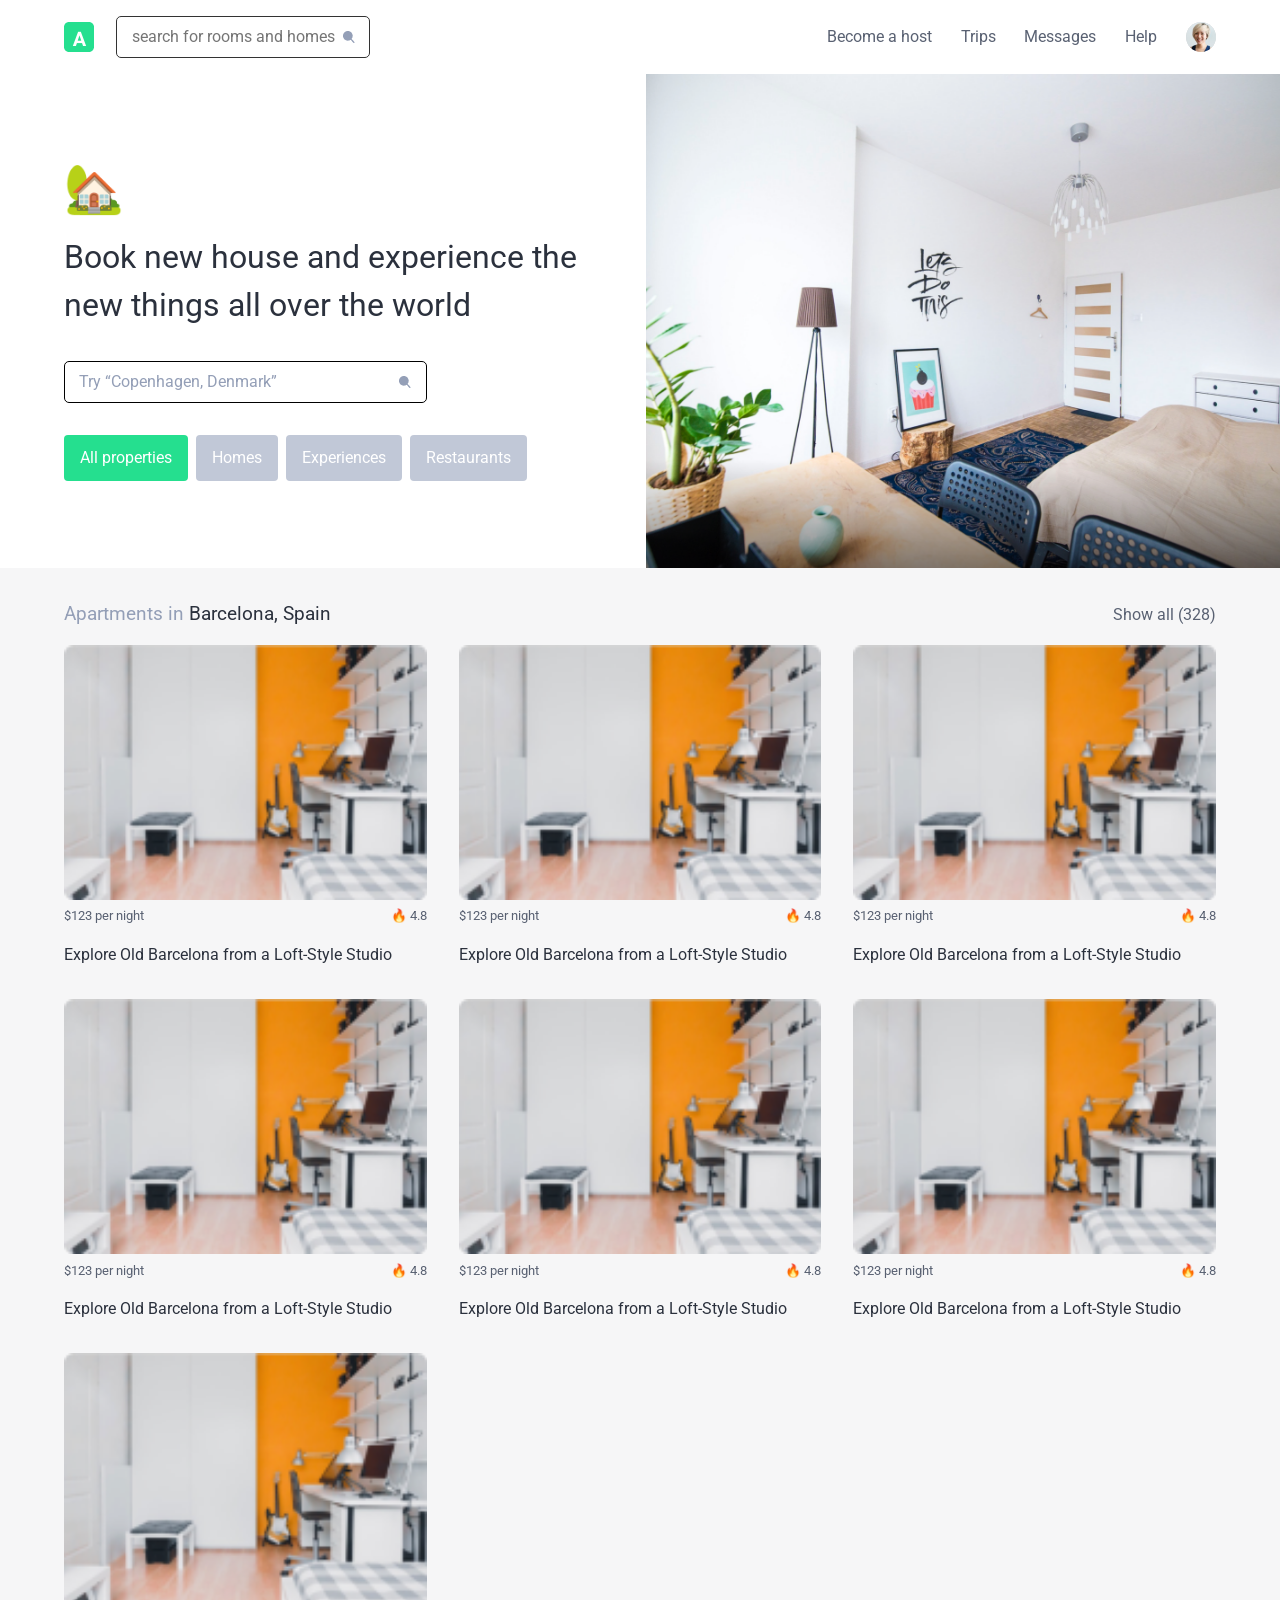
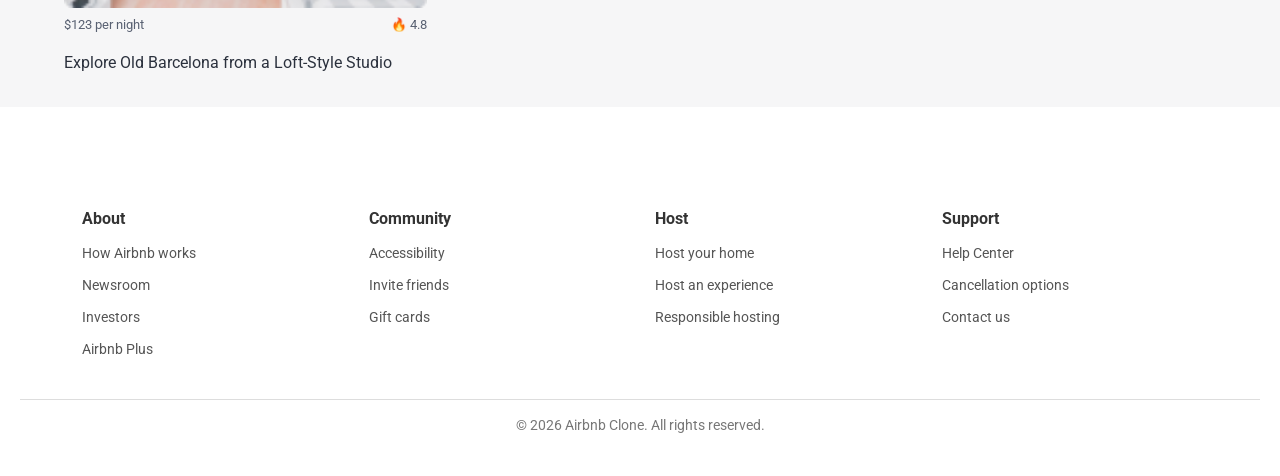
<file: Mobile-First Responsive-Web-Design/index.html>
<!doctype html>
<html lang="en">
  <head>
    <meta charset="UTF-8" />
    <meta name="viewport" content="width=device-width, initial-scale=1.0" />
    <!-- 
      Custom CSS
    -->
    <link rel="stylesheet" href="./css/style.css" />
    <!-- 
      Google Fonts
    -->
    <link rel="preconnect" href="https://fonts.googleapis.com" />
    <link rel="preconnect" href="https://fonts.gstatic.com" crossorigin />
    <link
      href="https://fonts.googleapis.com/css2?family=Roboto:ital,wght@0,100..900;1,100..900&display=swap"
      rel="stylesheet" />
    <title>Mobile First Design</title>
  </head>
  <body>
    <!-- 
      Navbar
    -->
    <nav>
      <div class="inner-container">
        <div class="logo-section">
          <img src="./images/logo.png" alt="Logo image" />
          <div class="search-block">
            <input type="text" placeholder="search for rooms and homes" />
            <img src="./images/search-icon.png" alt="Search icon image" />
          </div>
        </div>

        <img
          src="./images/hamburger.png"
          alt="hamburger menu image"
          class="hamburger" />

        <ul class="nav-list">
          <li>
            <a href="#">Become a host</a>
          </li>
          <li>
            <a href="#">Trips</a>
          </li>
          <li>
            <a href="#">Messages</a>
          </li>
          <li>
            <a href="#">Help</a>
          </li>
          <li>
            <a href="#">
              <img src="./images/avatar.png" alt="avatar" />
            </a>
          </li>
        </ul>
      </div>
    </nav>

    <!-- 
      Main
    -->
    <main>
      <div class="hero">
        <div class="hero__text-block">
          <div class="house-emoji">🏡</div>
          <h1>
            Book new house and experience the new things all over the world
          </h1>
          <div class="search-block search-block--hero">
            <input type="text" placeholder="Try “Copenhagen, Denmark”" />
            <img src="./images/search-icon.png" alt="search icon image" />
          </div>
          <div class="hero__btn-block">
            <button class="btn btn-success">All properties</button>
            <button class="btn btn-secondary">Homes</button>
            <button class="btn btn-secondary">Experiences</button>
            <button class="btn btn-secondary">Restaurants</button>
          </div>
        </div>
        <div class="hero__image-block">
          <img src="./images/room.png" alt="room image" />
        </div>
      </div>
      <section class="apartments">
        <div class="container">
          <div class="section-heading">
            <h2><span>Apartments in</span> Barcelona, Spain</h2>
            <a href="#"> Show all (328)</a>
          </div>
          <div class="apartments__list-wrapper">
            <div class="apartments__card">
              <img src="./images/apartment.png" alt="apartment" />
              <div class="apartments__meta">
                <span>$123 per night</span>
                <span>🔥 4.8</span>
              </div>
              <div class="apartments__title">
                <a href="#"> Explore Old Barcelona from a Loft-Style Studio </a>
              </div>
            </div>
            <div class="apartments__card">
              <img src="./images/apartment.png" alt="apartment" />
              <div class="apartments__meta">
                <span>$123 per night</span>
                <span>🔥 4.8</span>
              </div>
              <div class="apartments__title">
                <a href="#"> Explore Old Barcelona from a Loft-Style Studio </a>
              </div>
            </div>
            <div class="apartments__card">
              <img src="./images/apartment.png" alt="apartment" />
              <div class="apartments__meta">
                <span>$123 per night</span>
                <span>🔥 4.8</span>
              </div>
              <div class="apartments__title">
                <a href="#"> Explore Old Barcelona from a Loft-Style Studio </a>
              </div>
            </div>
            <div class="apartments__card">
              <img src="./images/apartment.png" alt="apartment" />
              <div class="apartments__meta">
                <span>$123 per night</span>
                <span>🔥 4.8</span>
              </div>
              <div class="apartments__title">
                <a href="#"> Explore Old Barcelona from a Loft-Style Studio </a>
              </div>
            </div>
            <div class="apartments__card">
              <img src="./images/apartment.png" alt="apartment" />
              <div class="apartments__meta">
                <span>$123 per night</span>
                <span>🔥 4.8</span>
              </div>
              <div class="apartments__title">
                <a href="#"> Explore Old Barcelona from a Loft-Style Studio </a>
              </div>
            </div>
            <div class="apartments__card">
              <img src="./images/apartment.png" alt="apartment" />
              <div class="apartments__meta">
                <span>$123 per night</span>
                <span>🔥 4.8</span>
              </div>
              <div class="apartments__title">
                <a href="#"> Explore Old Barcelona from a Loft-Style Studio </a>
              </div>
            </div>
            <div class="apartments__card">
              <img src="./images/apartment.png" alt="apartment" />
              <div class="apartments__meta">
                <span>$123 per night</span>
                <span>🔥 4.8</span>
              </div>
              <div class="apartments__title">
                <a href="#"> Explore Old Barcelona from a Loft-Style Studio </a>
              </div>
            </div>
          </div>
        </div>
      </section>
    </main>
    <!-- 
      Footer
    -->
    <footer class="footer">
      <div class="container footer-container">
        <div class="footer-section">
          <h3>About</h3>
          <ul>
            <li><a href="#">How Airbnb works</a></li>
            <li><a href="#">Newsroom</a></li>
            <li><a href="#">Investors</a></li>
            <li><a href="#">Airbnb Plus</a></li>
          </ul>
        </div>

        <div class="footer-section">
          <h3>Community</h3>
          <ul>
            <li><a href="#">Accessibility</a></li>
            <li><a href="#">Invite friends</a></li>
            <li><a href="#">Gift cards</a></li>
          </ul>
        </div>

        <div class="footer-section">
          <h3>Host</h3>
          <ul>
            <li><a href="#">Host your home</a></li>
            <li><a href="#">Host an experience</a></li>
            <li><a href="#">Responsible hosting</a></li>
          </ul>
        </div>

        <div class="footer-section">
          <h3>Support</h3>
          <ul>
            <li><a href="#">Help Center</a></li>
            <li><a href="#">Cancellation options</a></li>
            <li><a href="#">Contact us</a></li>
          </ul>
        </div>
      </div>

      <div class="footer-bottom">
        <p>© 2026 Airbnb Clone. All rights reserved.</p>
      </div>
    </footer>
    <script src="./js/script.js"></script>
  </body>
</html>
</file>
<file: Mobile-First Responsive-Web-Design/css/style.css>
*,
*::before,
*::after {
  box-sizing: border-box;
  margin: 0;
  padding: 0;
}

html {
  font-size: 16px;
  -webkit-font-smoothing: antialiased;
  -moz-osx-font-smoothing: grayscale;
  scroll-behavior: smooth;
}

body {
  font-family:
    "Roboto", sans-serif, "Gill Sans", "Gill Sans MT", Calibri, "Trebuchet MS",
    sans-serif;
  font-optical-sizing: auto;
  line-height: 1.5;
  color: #333;
  background-color: #fff;
}

a {
  text-decoration: none;
  color: inherit;
}

button,
input,
textarea,
select {
  font: inherit;
  color: inherit;
  border: none;
  background: none;
  cursor: pointer;
}

img,
picture,
video,
canvas,
svg {
  display: block;
  max-width: 100%;
  height: auto;
}

p,
h1,
h2,
h3,
h4,
h5,
h6 {
  overflow-wrap: break-word;
}

ul,
ol {
  list-style: none;
}

.container {
  max-width: 90%;
  margin: 0 auto;
}

.inner-container {
  max-width: 90%;
  margin: 0 auto;
  display: flex;
  align-items: center;
  justify-content: space-between;
  padding: 1rem 0;
  flex-wrap: wrap;
}

nav {
  box-shadow: 0 2px 4px rgba(0, 0, 0, 0.1);
}

.logo-section {
  display: flex;
  align-items: center;
}

.search-block {
  display: flex;
  align-items: center;
  margin-left: 1.4rem;
  border: 1px solid #333;
  padding: 0.5rem 0.9rem;
  border-radius: 5px;
  gap: 0.5rem;
}

.search-block input {
  border: none;
  outline: none;
  min-width: 180px;
}

.search-block input:focus {
  outline: none;
}

.nav-list {
  display: none;
  width: 100%;
  text-align: center;
  list-style-type: none;
  padding: 1rem;
  background: whitesmoke;
  margin-top: 1rem;
}

nav ul.show {
  display: block;
}

nav ul li {
  padding-bottom: 1rem;
}

nav ul li:last-child {
  padding-bottom: 0;
}

nav ul li a {
  color: #596172;
  text-decoration: none;
}

.hero {
  background-image:
    linear-gradient(rgba(0, 0, 0, 0.5), rgba(0, 0, 0, 0.7)),
    url("../images/mobile-img.png");
  min-height: calc(100vh - 73px);
  background-repeat: no-repeat;
  background-size: cover;
  background-position: bottom;
  display: flex;
  align-items: center;
}

.hero__text-block {
  width: 90%;
  margin: 0 auto;
  color: #fff;
}

.house-emoji {
  font-size: 3rem;
  margin-bottom: 0.5rem;
}

.hero__text-block h1 {
  font-size: 2rem;
  margin-bottom: 2rem;
  font-weight: 400;
}

.search-block.search-block--hero {
  border: 1px solid #fff;
}

.search-block.search-block--hero input {
  width: 100%;
  background: transparent;
  border: none;
  color: #fff;
}

.search-block.search-block--hero input:focus {
  outline: none;
  border: none;
}

.hero ::placeholder {
  color: #fff;
}

.search-block.search-block--hero {
  margin-left: 0;
  width: 70%;
}

.hero__btn-block {
  margin-top: 2rem;
  display: flex;
  flex-wrap: wrap;
}

.hero__btn-block .btn {
  color: #fff;
  border: none;
  padding: 0.7rem 1rem;
  border-radius: 4px;
  cursor: pointer;
  margin-right: 0.5rem;
  margin-bottom: 0.5rem;
}

.hero__btn-block .btn-success {
  background: #25df8f;
}

.hero__btn-block .btn-secondary {
  background: #c1c8d7;
}

/* 
  Appartment Section
*/
.apartments {
  background: #f6f6f7;
}

.apartments .section-heading {
  display: flex;
  align-items: center;
  justify-content: space-between;
  margin-bottom: 1rem;
}

.apartments .section-heading h2 {
  font-weight: 400;
  color: #2b313d;
  font-size: 1.2rem;
}

.apartments .section-heading h2 span {
  color: #949fb7;
}

.apartments .section-heading a {
  color: #596172;
  text-decoration: none;
  font-size: 1rem;
}

.apartments__list-wrapper {
  display: grid;
  grid-template-columns: 1fr 1fr;
  grid-gap: 2rem;
}

section {
  padding: 2rem 0;
}

.apartments__meta {
  display: flex;
  align-items: center;
  justify-content: space-between;
}

.apartments__meta span {
  color: #596172;
  font-size: 0.8rem;
  padding-top: 0.4rem;
}

.apartments__card img {
  width: 100%;
}

.apartments__title {
  margin-top: 1rem;
}

.apartments__title a {
  color: #2b313d;
  text-decoration: none;
  line-height: 1.6;
}

/* 
  Footer
*/
.footer {
  background: #fff;
  padding: 40px 20px;
  margin-top: 60px;
}

.footer-container {
  display: flex;
  flex-direction: column;
  gap: 30px;
}

.footer-section h3 {
  font-size: 16px;
  margin-bottom: 10px;
}

.footer-section ul {
  list-style: none;
  padding: 0;
}

.footer-section li {
  margin-bottom: 8px;
}

.footer-section a {
  text-decoration: none;
  color: #555;
  font-size: 14px;
}

.footer-section a:hover {
  text-decoration: underline;
}

.footer-bottom {
  border-top: 1px solid #ddd;
  margin-top: 30px;
  padding-top: 15px;
  text-align: center;
  font-size: 14px;
  color: #777;
}

.hero__image-block {
  display: none;
}

/* 
  media queries
*/
@media (min-width: 800px) {
  nav .hamburger {
    display: none;
  }

  nav ul.nav-list {
    width: auto;
    display: flex;
    align-items: center;
    background: transparent;
    margin-top: 0;
    padding: 0;
  }

  nav ul.nav-list li {
    padding-bottom: 0;
    margin-left: 1.8rem;
  }

  nav {
    flex-wrap: nowrap;
  }
}

@media (min-width: 992px) {
  .hero {
    background: #fff;
    min-height: auto;
  }
  .hero__text-block {
    width: 45%;
    margin-left: 5%;
  }
  .hero__image-block {
    display: block;
    width: 55%;
    margin-left: 4rem;
  }
  .hero__image-block img {
    height: 100%;
    width: 100%;
  }
  .hero__text-block h1 {
    color: #2b313d;
    font-weight: 400;
    width: 100%;
  }
  .search-block.search-block--hero {
    border: 1px solid black;
  }
  .search-block.search-block--hero input {
    color: #949fb7;
  }

  .search-block.search-block--hero ::placeholder {
    color: #949fb7;
  }

  .apartments__list-wrapper {
    grid-template-columns: repeat(3, 1fr);
  }
}

@media (min-width: 768px) {
  .footer-container {
    flex-direction: row;
    justify-content: space-between;
  }

  .footer-section {
    flex: 1;
  }
}
</file>
